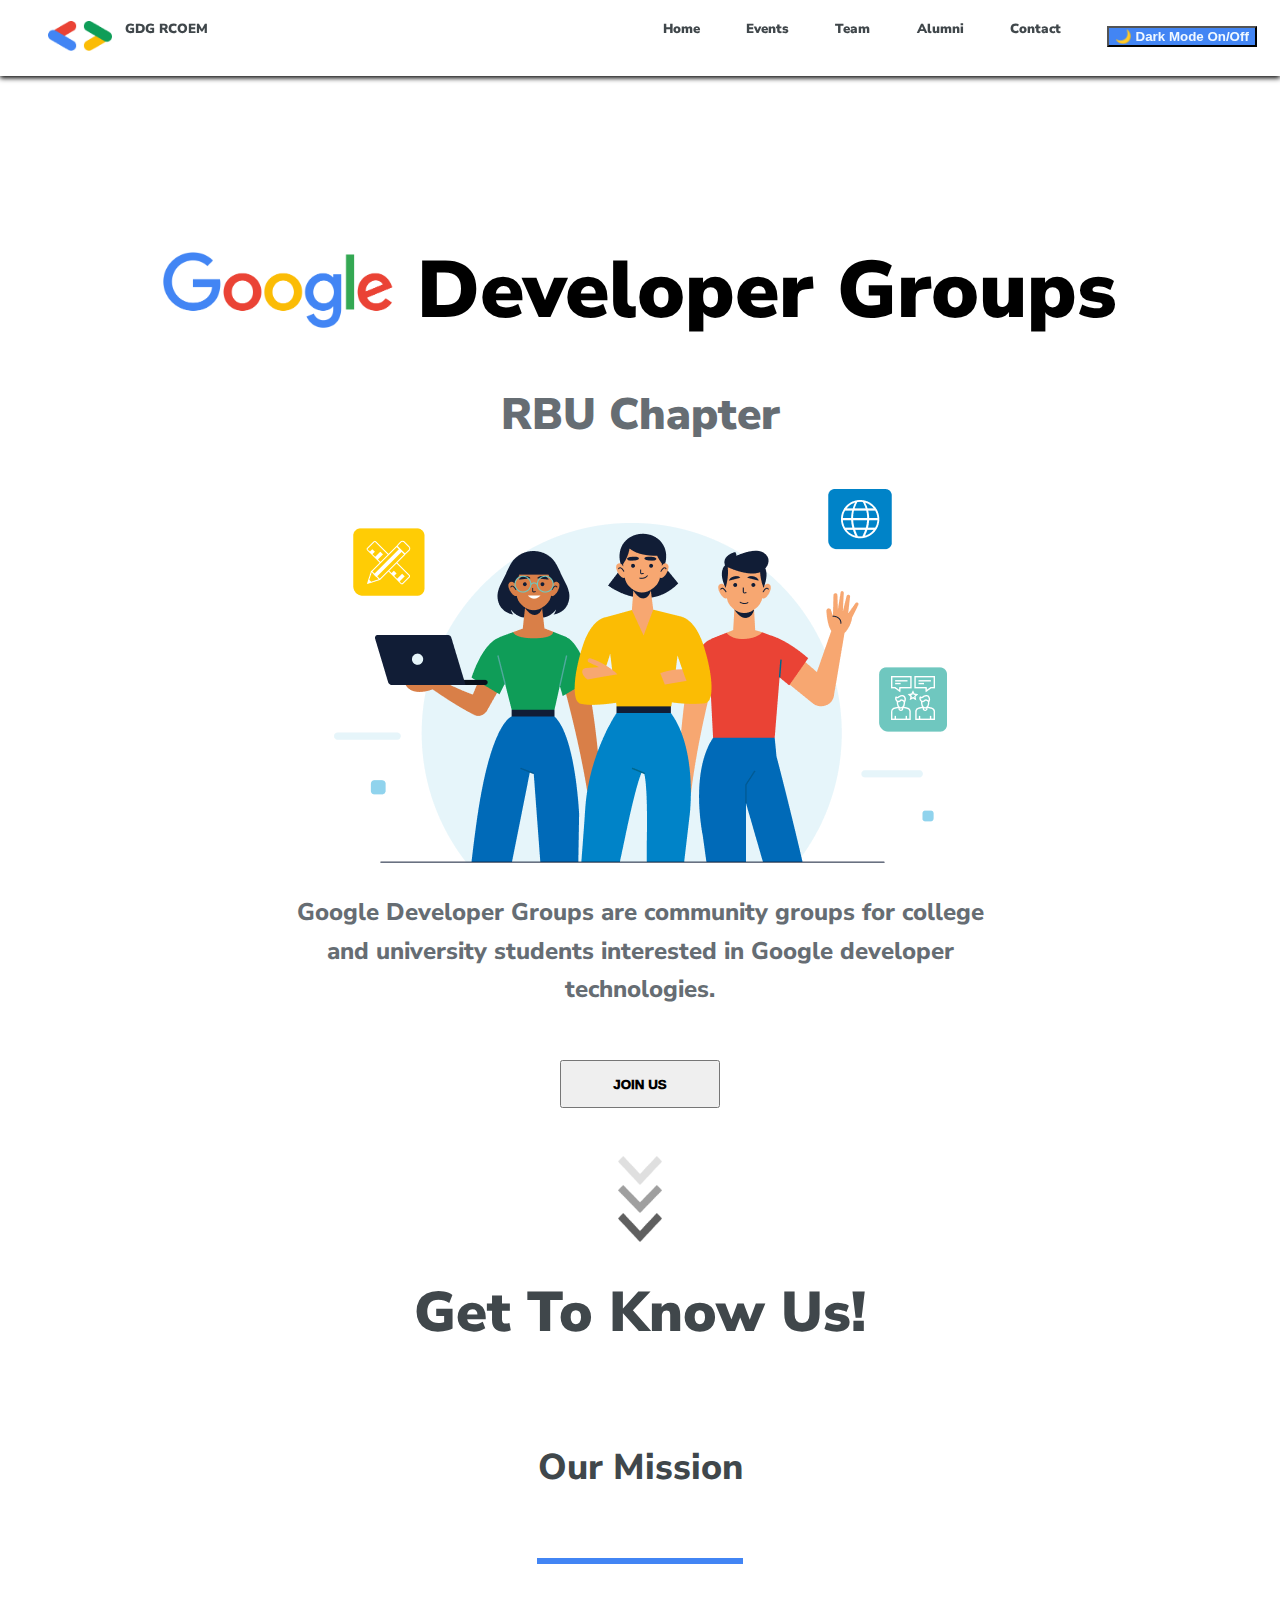
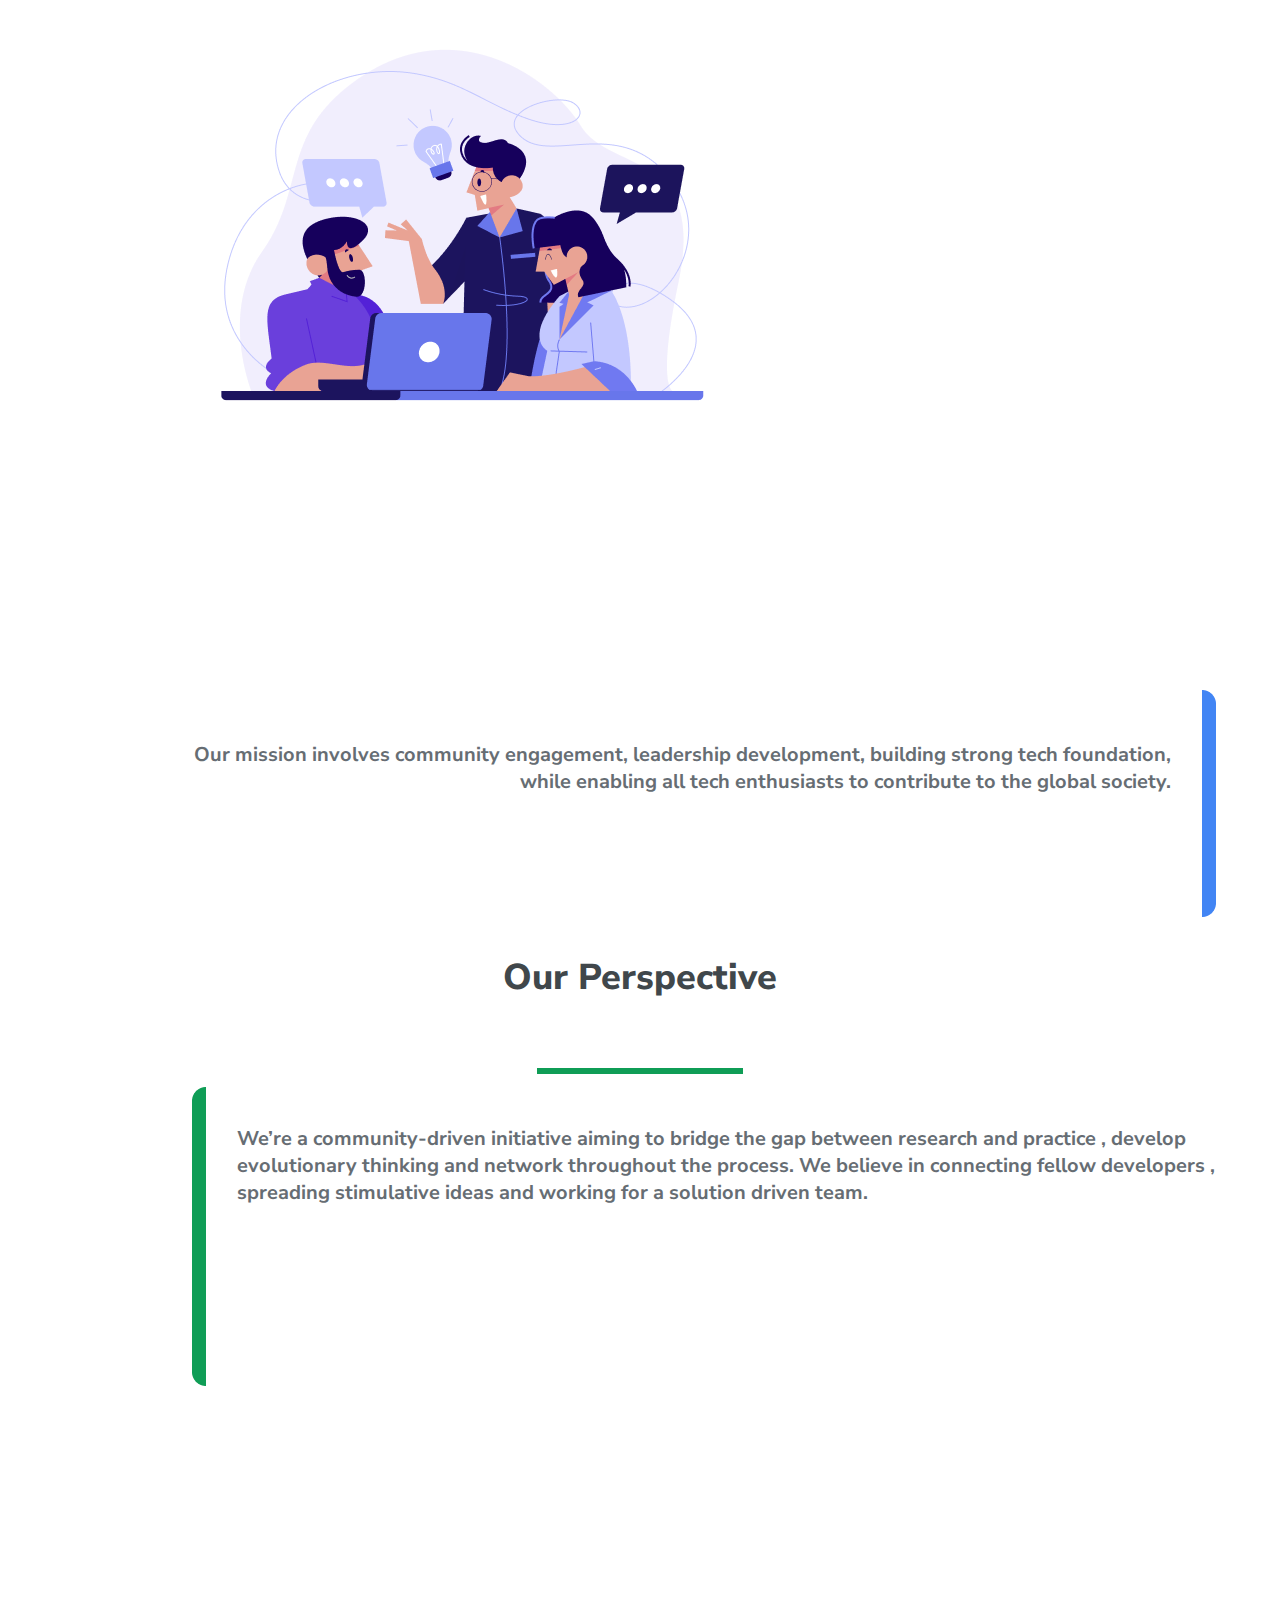
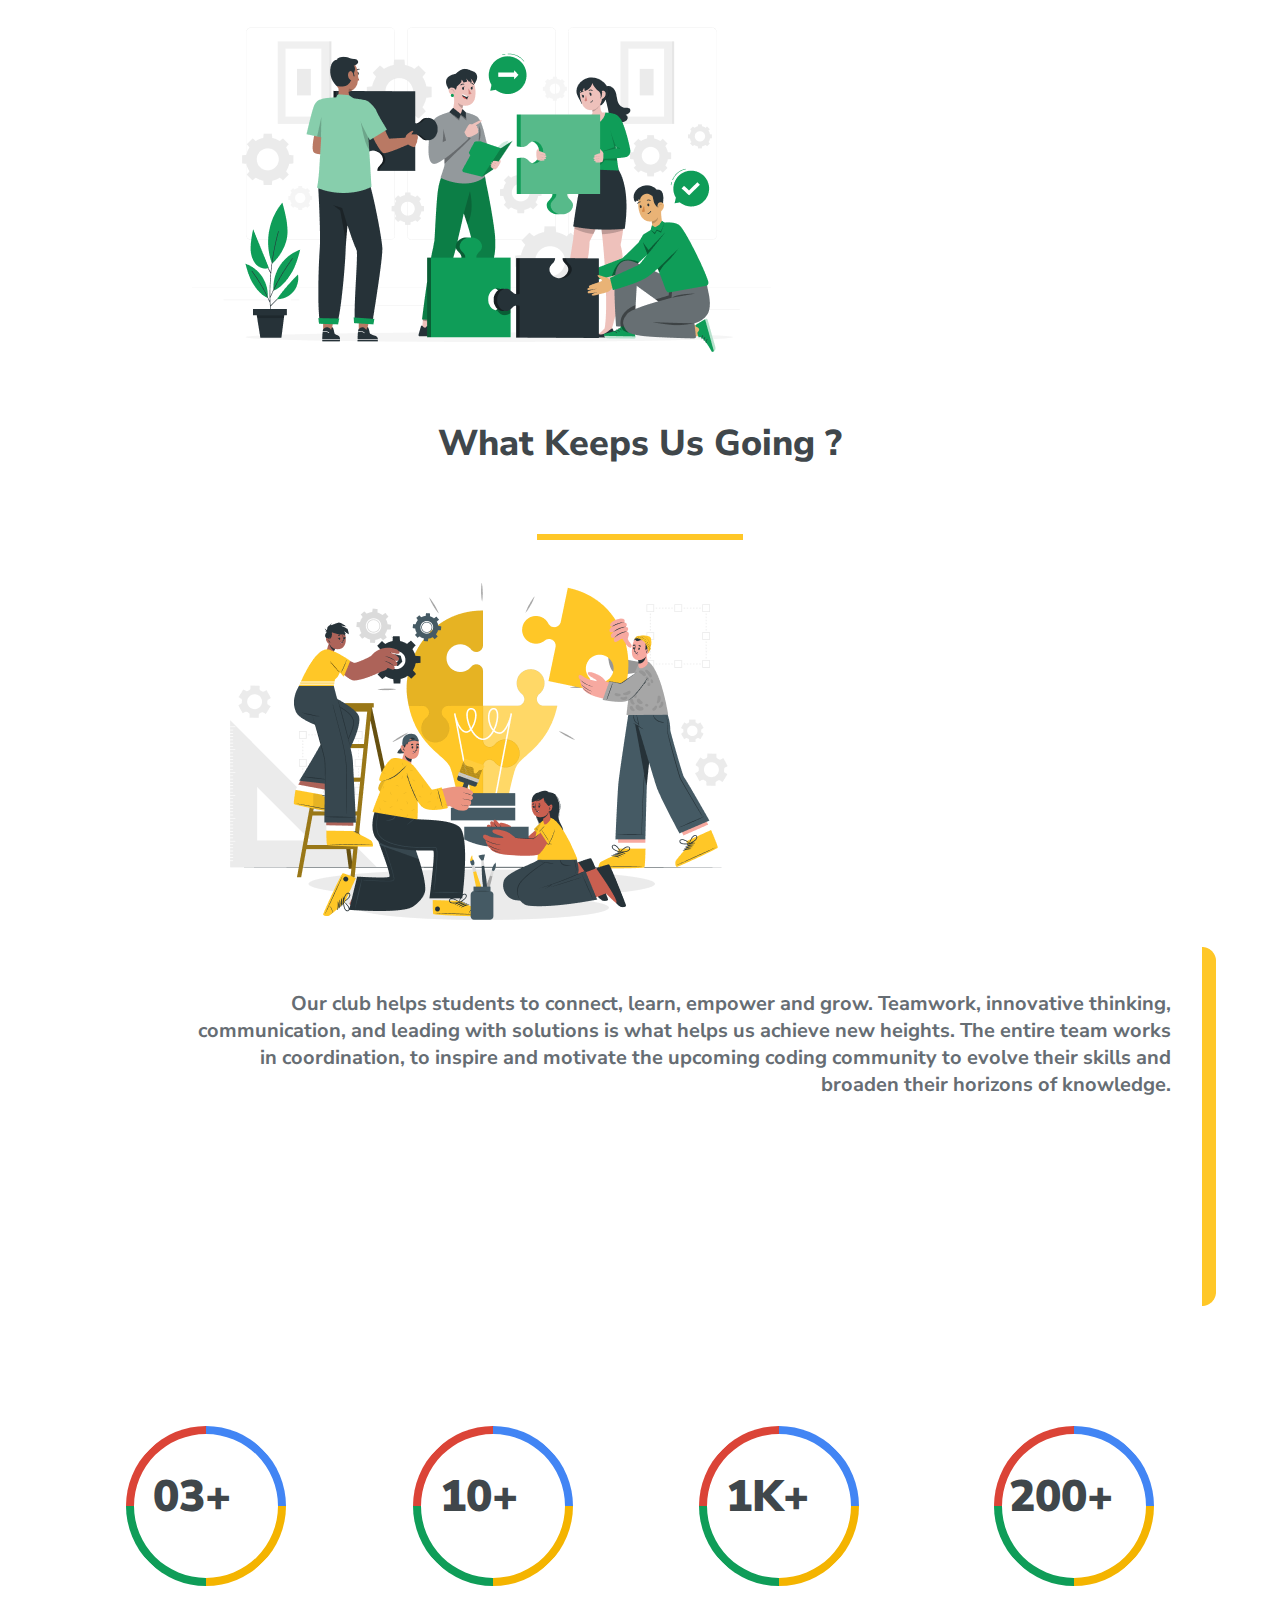
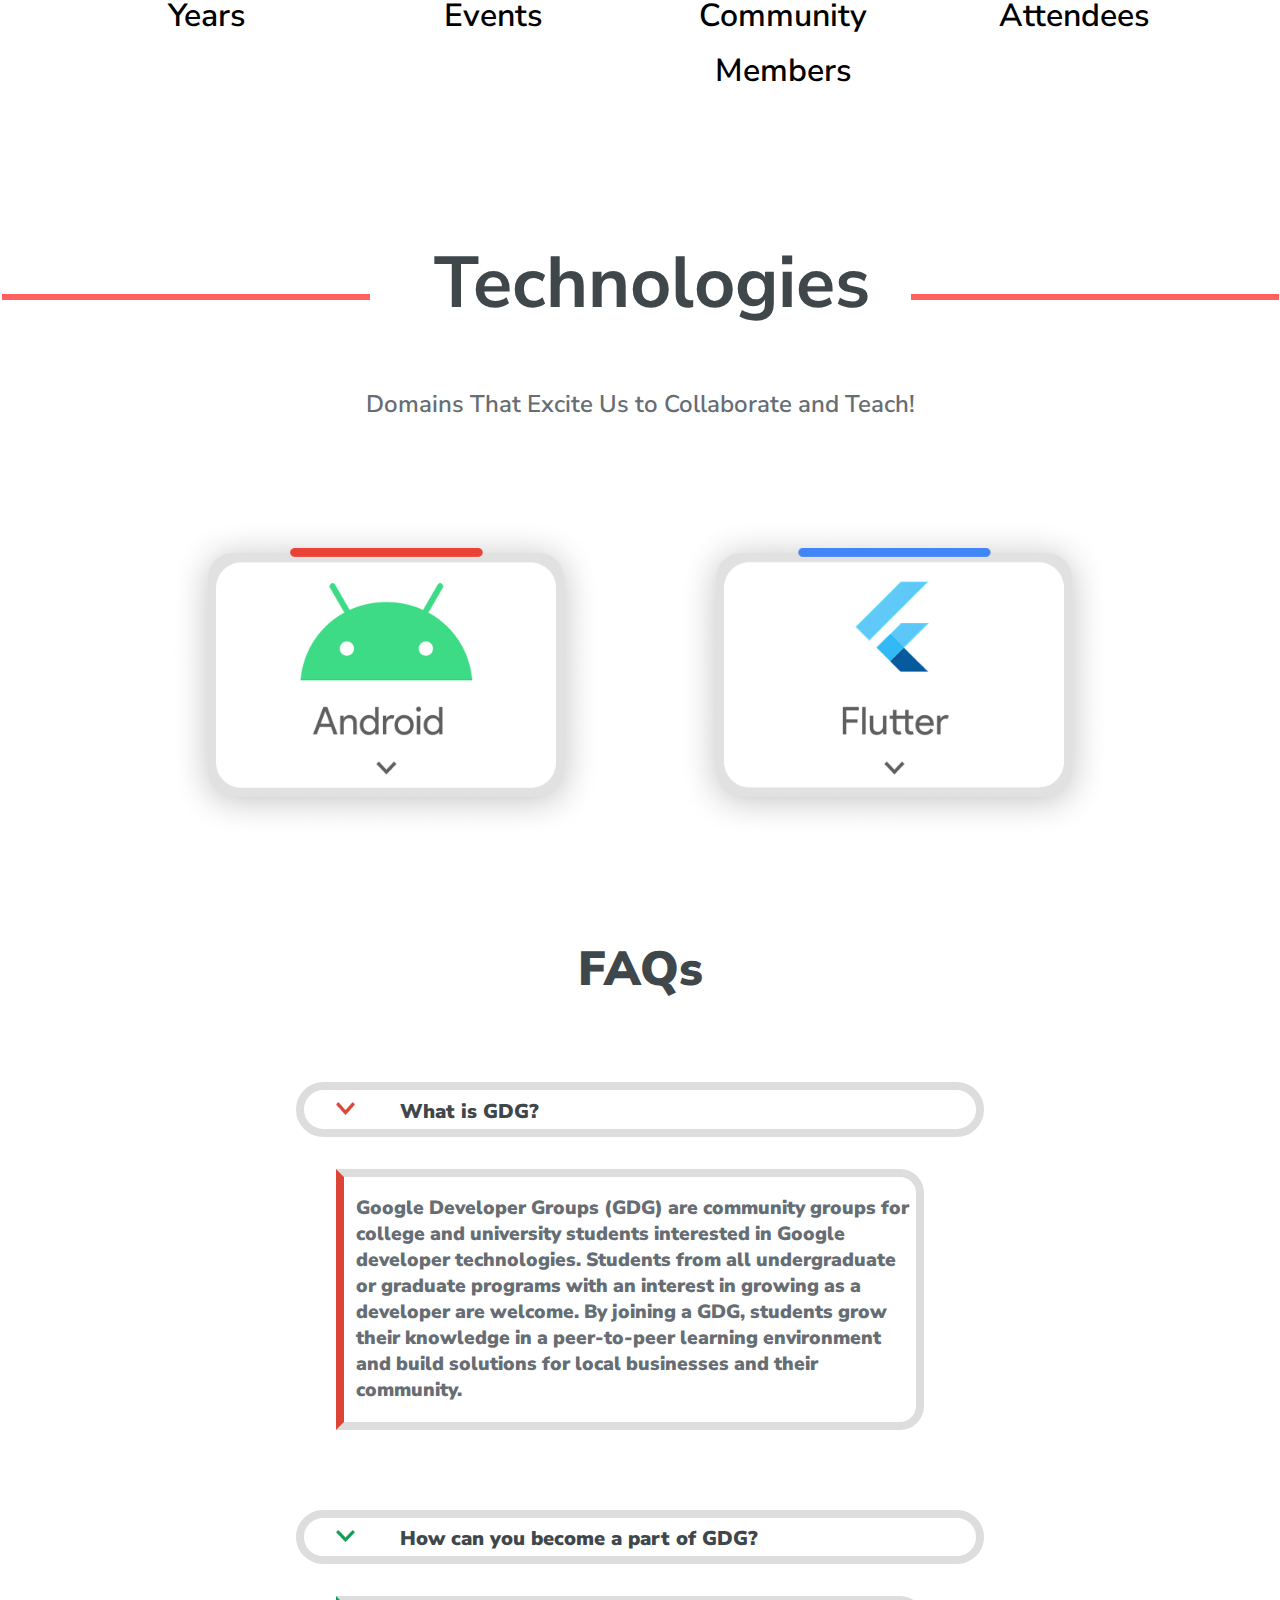
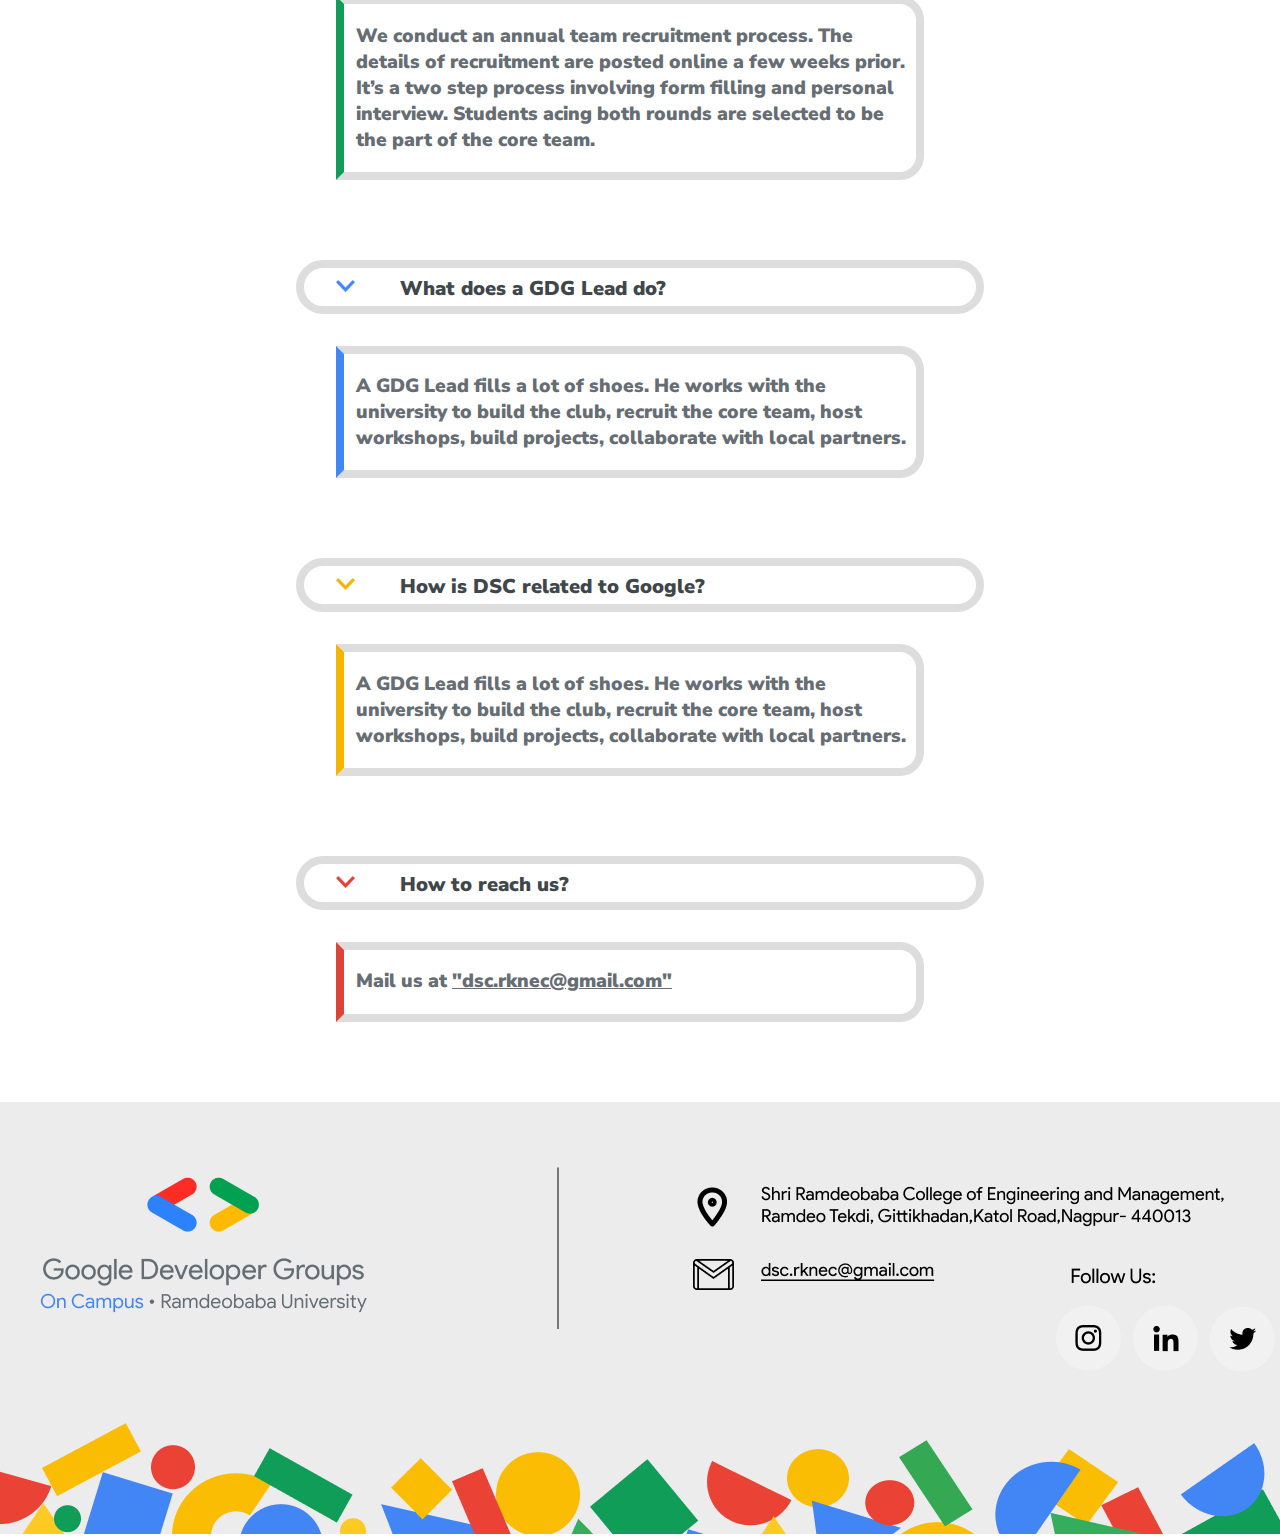
<file: index.html>
<!DOCTYPE html>
<html lang="en">
<head>
    <meta charset="UTF-8">
    <meta name="viewport" content="width=device-width, initial-scale=1.0">
    <link rel="icon" href="images/Logo.png">
    <link href="https://cdn.jsdelivr.net/npm/bootstrap@5.3.8/dist/css/bootstrap.min.css" rel="stylesheet" integrity="sha384-sRIl4kxILFvY47J16cr9ZwB07vP4J8+LH7qKQnuqkuIAvNWLzeN8tE5YBujZqJLB" crossorigin="anonymous">
    <link rel="stylesheet" href="frontend.css">
    <title>GDG RCOEM</title>
    <link rel="preconnect" href="https://fonts.googleapis.com">
    <link rel="preconnect" href="https://fonts.gstatic.com" crossorigin>
    <link href="https://fonts.googleapis.com/css2?family=Nunito+Sans:ital,opsz,wght@0,6..12,300;1,6..12,300&display=swap" rel="stylesheet">
<body>
    <div class="main">

        <div class="sticky-nav">

            <div class="header">
                <img src="images/Logo.png" alt="GDG-LOGO" class="logo-img">
                <h5 style="margin-top: 0.5rem;"><b>GDG RCOEM</b></h5>
            </div>

            <div class="nav-options">
                <h5><b>Home</b></h5>
                <h5><b>Events</b></h5>
                <h5><b>Team</b></h5>
                <h5><b>Alumni</b></h5>
                <h5><b>Contact</b></h5>
                <input type="checkbox" id="checkbox" hidden>
                <label for="checkbox" class="toggle-btn" id="btn">
                    <button type="button" class="btn btn-violet" style="background-color: #4285F4; color: aliceblue; font-weight: 600;">
                        🌙 Dark Mode On/Off</button>
                </label>
            </div>

        </div>

        <div class="heading1">

            <div class="h1a">

                <img src="images/Google.png" alt="Google" class="google">
                <p class="line1">&nbsp;Developer&nbsp;Groups</p>
            </div>

            <p class="line2"><b>RBU Chapter</b></p>

            <div class="line3">
                <img src="images/img1.png" alt="img1">
            </div>

            <div  class="intro-desc" >
                <p>Google Developer Groups are community groups for college</p>
                <p>and university students interested in Google developer</p>
                <p>technologies.</p>
            </div>

        </div>

        <div class="connect1">

            <button type="button" class="btn btn-primary btn-lg">JOIN US</button>

            <div class="arrow-down">
                <img src="images/Al.png" alt="light">
                <img src="images/Am.png" alt="medium">
                <img src="images/Ad.png" alt="dark">
            </div>

            <p class="know-us">Get To Know Us!</p>

        </div>

        <div class="join-us-for">

            <div class="mission">
                <p>Our Mission</p>
                <img src="images/Vector b.png" alt="vb" style="margin-top: -2.5rem;">
            </div>
            <div class="card mb-3 mission-c">
                <div class="row g-0">
                    <div class="col-md-4">
                        <img src="images/mission.png" class="img-fluid rounded-start" alt="mission">
                    </div>
                    <div class="col-md-6">
                        <div class="card-body">
                            <p class="card-text m-card">Our mission involves community engagement, leadership development, building strong tech foundation, while enabling all tech enthusiasts to contribute to the global society.</p>
                            <img src="images/hb.png" alt="hb" width="2%" style="padding-top: 17%; margin-left: 3%;">
                        </div>
                    </div>
                </div>
            </div>

            <div class="perspective">
                <p>Our Perspective</p>
                <img src="images/Vector g.png" alt="vb" style="margin-top: -2.5rem;">
            </div>
            <div class="card mb-3 perspective-c">
                <div class="row g-0">
                    <div class="col-md-6">
                        <div class="card-body" style="text-align: left;">
                            <img src="images/hg.png" alt="hg"  width="2%" style="padding-bottom: 20%; margin-right: 3%;">
                            <p class="card-text p-card">We’re a community-driven initiative aiming to bridge the gap between research and practice , develop evolutionary thinking and network throughout the process. We believe in connecting fellow developers , spreading stimulative ideas and working for a solution driven team.</p>
                        </div>
                    </div>
                    <div class="col-md-4">
                        <img src="images/perspective.png" class="img-fluid rounded-start" alt="perspective">
                    </div>
                </div>
            </div>

            <div class="going">
                <p>What Keeps Us Going ?</p>
                <img src="images/Vector y.png" alt="vb" style="margin-top: -2.5rem;">
            </div>
            <div class="card mb-3 going-c">
                <div class="row g-0">
                    <div class="col-md-4">
                        <img src="images/going.png" class="img-fluid rounded-start" alt="going">
                    </div>
                    <div class="col-md-6">
                        <div class="card-body">
                            <p class="card-text g-card">Our club helps students to connect, learn, empower and grow. Teamwork, innovative thinking, communication, and leading with solutions is what helps us achieve new heights.
                                                The entire team works in coordination, to inspire and motivate the upcoming coding community to evolve their skills and broaden their horizons of knowledge.</p>
                            <img src="images/hy.png" alt="hy" width="2%" style="margin-left: 3%;">
                        </div>
                    </div>
                </div>
            </div>

        </div>

        <div class="stats">
            
            <div class="stat">

                <div class="ring">
                    <div class="numbers" style="padding-left: 2.5rem;">03+</div>
                </div>
                <p class="stat-name">Years</p>
            </div>
            <div class="stat">

                <div class="ring">
                    <div class="numbers" style="padding-left: 2.5rem;">10+</div>
                </div>
                <p class="stat-name"></pclass>Events</p>
            </div>

            <div class="stat">

                <div class="ring">
                    <div class="numbers" style="padding-left: 2.5rem;">1K+</div>
                </div>
                <p class="stat-name">Community<br>
                <p class="stat-name" style="margin-top: -1.25rem; font-size: 2rem; font-weight: 600;">Members</p>
                </p>
            </div>

            <div class="stat">
                
                <div class="ring">
                    <div class="numbers">200+</div>
                </div>
                <p class="stat-name">Attendees</p>
            </div>

        </div>

        <div class="technologies">

            <div class="tech-header">
                <img src="images/Red-Line.png" alt="redline" style="z-index: 0;">
                <p style="font-size: 4.5rem; margin-top: -4.5rem; padding-left: 27rem; font-weight: 700; color: var(--text1);">Technologies</p>
                <p style="justify-self: center; font-size: 1.5rem; margin-top: -1rem; font-weight: 600; color: var(--text2);">Domains That Excite Us to Collaborate and Teach!</p>
            </div>

            <div class="techs">

                <img src="images/Tech1.png" alt="Tech1" style="width: 40%;" class="tech1">
                <img src="images/Tech2.png" alt="Tech2" style="width: 40%;" class="tech2">

            </div>

        </div>

        <div class="faqs">

            <div class="faq-head">
                <p>FAQs</p>
            </div>

            <div class="faqno">
                <div class="que">
                    <img src="images/morer.png" alt="more" style="padding-top: 0.5rem; width: 3%;">
                    <p class="q">What is GDG?</p>
                </div>
                <div class="ans" style="border-left-color: #DB4437;">
                    <p>Google Developer Groups (GDG) are community groups for college and university students interested in Google developer technologies. Students from all undergraduate or graduate programs with an interest in growing as a developer are welcome. By joining a GDG, students grow their knowledge in a peer-to-peer learning environment and build solutions for local businesses and their community.</p>
                </div>
            </div>

            <div class="faqno">
                <div class="que">
                    <img src="images/moreg.png" alt="more" style="padding-top: 0.5rem; width: 3%;">
                    <p class="q">How can you become a part of GDG?</p>
                </div>
                <div class="ans" style="border-left-color: #0F9D58;">
                    <p>We conduct an annual team recruitment process. The details of recruitment are posted online a few weeks prior. It’s a two step process involving form filling and personal interview. Students acing both rounds are selected to be the part of the core team.</p>
                </div>
            </div>

            <div class="faqno">
                <div class="que">
                    <img src="images/moreb.png" alt="more" style="padding-top: 0.5rem; width: 3%;">
                    <p class="q">What does a GDG Lead do?</p>
                </div>
                <div class="ans" style="border-left-color: #4285F4;">
                    <p>A GDG Lead fills a lot of shoes. He works with the university to build the club, recruit the core team, host workshops, build projects, collaborate with local partners.</p>
                </div>
            </div>

            <div class="faqno">
                <div class="que">
                    <img src="images/morey.png" alt="more" style="padding-top: 0.5rem; width: 3%;">
                    <p class="q">How is DSC related to Google?</p>
                </div>
                <div class="ans" style="border-left-color: #F4B400;">
                    <p>A GDG Lead fills a lot of shoes. He works with the university to build the club, recruit the core team, host workshops, build projects, collaborate with local partners.</p>
                </div>
            </div>

            <div class="faqno">
                <div class="que">
                    <img src="images/morer.png" alt="more" style="padding-top: 0.5rem; width: 3%;">
                    <p class="q">How to reach us?</p>
                </div>
                <div class="ans" style="border-left-color: #DB4437;">
                    <p>Mail us at <u>"dsc.rknec@gmail.com"</u></p>
                </div>
            </div>
        </div>

        <div class="footer">
            <img src="images/footer.png" alt="footer">
        </div>
    </div>

    <script>
        let btn = document.getElementById("btn");
        btn.onclick = function() {
            document.body.classList.toggle("dark_theme");
        };
    </script>
</body>
</html>
</file>
<file: frontend.css>
:root {
    --background-color: #ffffff;
    --text1: #40474B;
    --text2: #666D73;
    --simple: #000000;
}

.dark_theme {
    --background-color: #000000;
    --text1: #ffffff;
    --text2: #ffffff;
    --simple: #ffffff;
}

body {
    font-family: "Nunito Sans", sans-serif;
    overflow: auto;
    transition: color 0.3s;
    background-color: var(--background-color);
    margin: 0;
}

.sticky-nav {
    color: var(--text1);
    position: sticky;
    top: 0;
    width: 100%;
    z-index: 10;
    background-color: var(--background-color);
    padding: 0.75rem 0 1rem 0;
    display: flex;
    justify-content: space-between;
    align-items: center;
    box-shadow: 0 2px 5px black;
    margin-right: 0;
}

.header {
    flex-basis: 20%;
    display: flex;
    justify-content: space-between;
    align-items: center;
    margin-left: -3rem;
}

.logo-img {
    width: 25%;
    height: 25%;
    margin-left: 6rem;
}

.theme-img {
    width: 8%;
    height: 8%;
}

.nav-options {
    display: flex;
    flex-basis: 50%;
    justify-content: space-around;
    align-items: center;
    text-align: right;
}

.nav-options h5 {
    margin-top: 0.5rem;
}

.nav-options h5:hover {
    color: #4285F4;
}

#btn {
    cursor: pointer;
}

.heading1 {
    padding-top: 5rem;
    text-align: center;
}

.google {
    width: 18%;
    height: 18%;
}

.h1a {
    color: var(--simple);
    display: flex;
    flex-direction: row;
    align-items: center;
    justify-content: center;
}

.line1 {
    font-size: 5rem;
    font-weight: 1000;
}

.line2 {
    color: var(--text2);
    margin-top: -2.5rem;
    font-size: 2.75rem;
    font-weight: 1000;
}

.line3 {
    margin-top: 1.5rem;
}

.intro-desc {
    color: var(--text2);
    margin-top: 2.25rem;
    font-size: 1.5rem;
    font-weight: 800;
    line-height: 0.6;
}

.connect1 {
    margin-top: 4rem;
    display: flex;
    flex-direction: column;
    align-items: center;
    justify-items: center;
}

.btn-lg {
    font-weight: 1000;
    width: 10rem;
    height: 3rem;
}

.arrow-down {
    margin-top: 3rem;
    display: flex;
    flex-direction: column;
    align-items: center;
    justify-items: center;
}

.arrow-down img {
    width: 75%;
    height: 50%;
}

.know-us {
    color: var(--text1);
    margin-top: 2rem;
    font-size: 3.5rem;
    font-weight: 1000;
}

.join-us-for {
    justify-items: center;
}

.card {
    width: 80%;
    border: 0;
    padding-left: 10%;
}

.mission {
    color: var(--text1);
    text-align: center;
    margin-top: 0.5rem;
    font-size: 2.25rem;
    font-weight: 800;
}

.perspective {
    color: var(--text1);
    text-align: center;
    margin-top: 2.25rem;
    font-size: 2.25rem;
    font-weight: 800;
}

.going {
    color: var(--text1);
    text-align: center;
    margin-top: 1.75rem;
    font-size: 2.25rem;
    font-weight: 800;
}

.card-body {
    font-weight: 700;
    font-size: 1.25rem;
    text-align: right;
    display: flex;
}

.mission-c {
    background-color: var(--background-color);
}

.perspective-c {
    background-color: var(--background-color);
}

.going-c {
    background-color: var(--background-color);
}

.m-card {
    color: var(--text2);
    padding-top: 20%;
}


.p-card {
    color: var(--text2);
    padding-top: 1.75%;
}

.g-card {
    color: var(--text2);
    padding-top: 2.25%;
}

.stats {
    justify-items: center;
    margin-top: 7.5rem;
    display: flex;
    flex-wrap: wrap;
    justify-content: space-evenly;
}

.ring {
    border-top: 0.5rem solid #DB4437;
    border-right: 0.5rem solid #4285F4;
    border-bottom: 0.5rem solid #F4B400;
    border-left: 0.5rem solid #0F9D58;
    transform: rotate(-45deg);
    border-radius: 50%;
    width: 9rem;
    height: 9rem;
}

.numbers {
    color: var(--text1);
    transform: rotate(45deg);
    font-size: 2.75rem;
    padding-top: 1.5rem;
    padding-left: 1.75rem;
    font-weight: 1000;
    animation: display 1.5s 1s infinite;
}

.stat-name {
    color: var(--simple);
    margin-top: 0.5rem;
    font-size: 2rem;
    justify-self: center;
    font-weight: 600;
}

.technologies {
    margin-top: 10rem;
    justify-items: center;
}

 .techs {
    margin-top: 6rem;
    display: flex;
    flex-wrap: wrap;
    justify-content: space-evenly;
}

.tech1 {
    animation: slide 2s ease-in 2s infinite alternate;
}

.tech2 {
    animation: slide 2s ease-in 2s infinite alternate-reverse;
}

.faqs {
    margin-top: 6rem;
    justify-items: center;
}

.faq-head {
    color: var(--text1);
    font-size: 3rem;
    font-weight: 1000;
    justify-self: center;
}

.que {
    color: var(--text1);
    padding: 0.25rem 0;
    padding-left: 2rem;
    font-size: 1.25rem;
    font-weight: 1000;
    border: 0.5rem solid #DDDDDD; 
    border-radius: 50rem; 
    width: 40rem;  
}

.ans {
    color: var(--text2);
    margin-top: 2rem;
    margin-left: 2.5rem;
    padding-top: 0.4rem;
    padding-left: 0.75rem;
    width: 35rem;
    text-align: left;
    font-size: 1.2rem;
    font-weight: 1000;
    border: 0.5rem solid #DDDDDD;
    border-top-right-radius: 1.5rem;
    border-bottom-right-radius: 1.5rem;
}

.que p {
    padding-left: 4rem;
}

.ans p {
    margin-top: 0.75rem;
}

.q {
    margin-top: -1.5rem;
    margin-bottom: 0;
}

.faqno {
    margin-top: 5rem;
}

.footer {
    margin-top: 5rem;
    justify-self: center;
}

@keyframes display {
    from {
        opacity: 0;
    }
    to {
        opacity: 1;
    }
}

@keyframes slide {
    from {
        opacity: 0;
    }
    to {
        opacity: 1;
    }
}

@media (max-width: 1035px) {
    .nav-options h5 {
        display: none;
    }
}

@media (max-width: 333px) {
    .toggle-btn {
        display: none;
    }
    input {
        display: none;
    }
}

@media (min-width: 100px) {
    .sticky-nav {
        width: 100%;
    }
}
</file>
